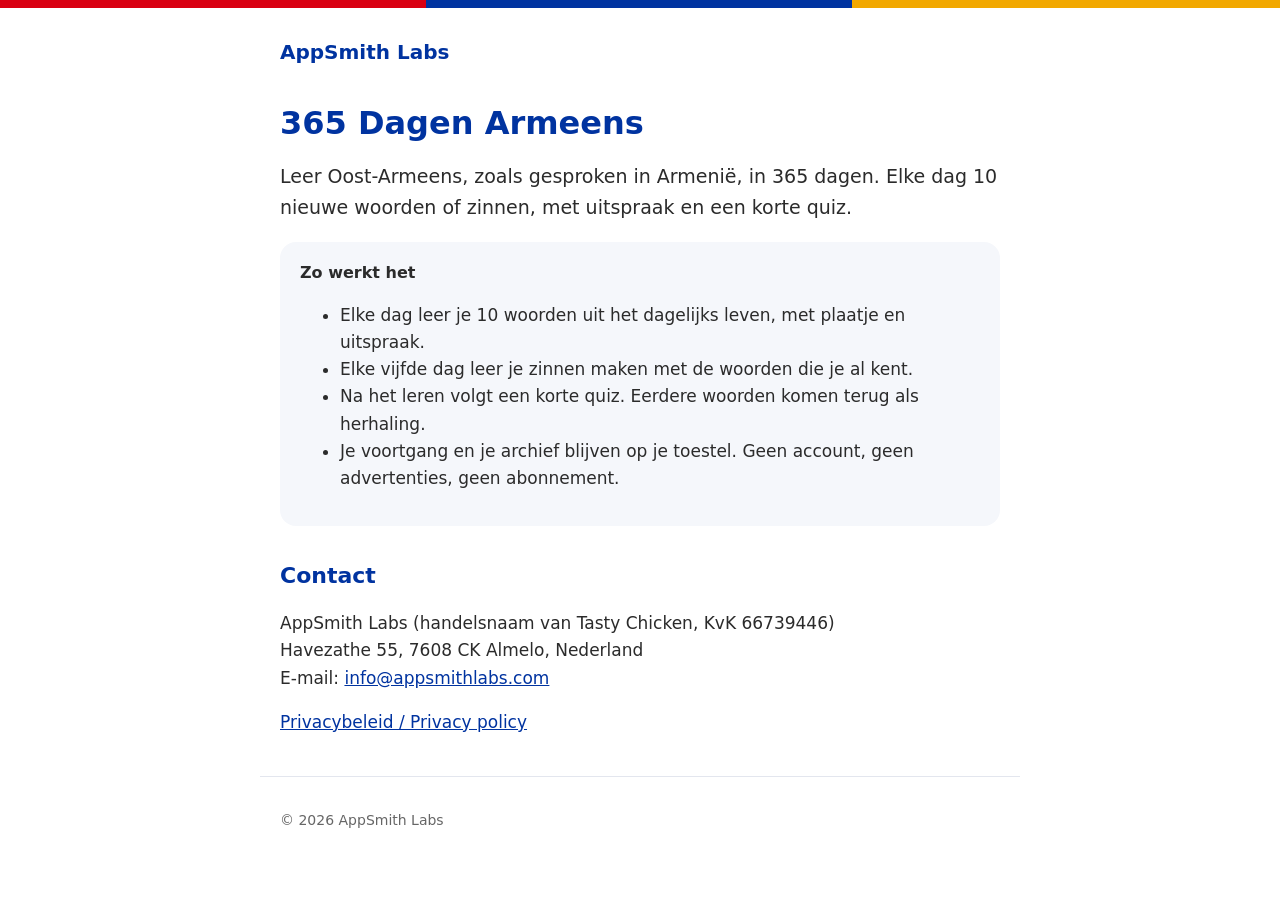
<file: index.html>
<!DOCTYPE html>
<html lang="nl">
<head>
<meta charset="UTF-8">
<meta name="viewport" content="width=device-width, initial-scale=1">
<title>AppSmith Labs</title>
<meta name="description" content="AppSmith Labs maakt apps om talen te leren. Eerste app: 365 Dagen Armeens, Oost-Armeens in 365 dagen.">
<link rel="stylesheet" href="style.css">
</head>
<body>
<div class="stripe"></div>
<header><a class="brand" href="/">AppSmith Labs</a></header>
<main>
  <h1>365 Dagen Armeens</h1>
  <p class="lead">Leer Oost-Armeens, zoals gesproken in Armenië, in 365 dagen. Elke dag 10 nieuwe woorden of zinnen, met uitspraak en een korte quiz.</p>

  <div class="card">
    <strong>Zo werkt het</strong>
    <ul>
      <li>Elke dag leer je 10 woorden uit het dagelijks leven, met plaatje en uitspraak.</li>
      <li>Elke vijfde dag leer je zinnen maken met de woorden die je al kent.</li>
      <li>Na het leren volgt een korte quiz. Eerdere woorden komen terug als herhaling.</li>
      <li>Je voortgang en je archief blijven op je toestel. Geen account, geen advertenties, geen abonnement.</li>
    </ul>
  </div>

  <h2>Contact</h2>
  <p>AppSmith Labs (handelsnaam van Tasty Chicken, KvK 66739446)<br>
  Havezathe 55, 7608 CK Almelo, Nederland<br>
  E-mail: <a href="mailto:info@appsmithlabs.com">info@appsmithlabs.com</a></p>

  <p><a href="privacy.html">Privacybeleid / Privacy policy</a></p>
</main>
<footer>© 2026 AppSmith Labs</footer>
</body>
</html>
</file>
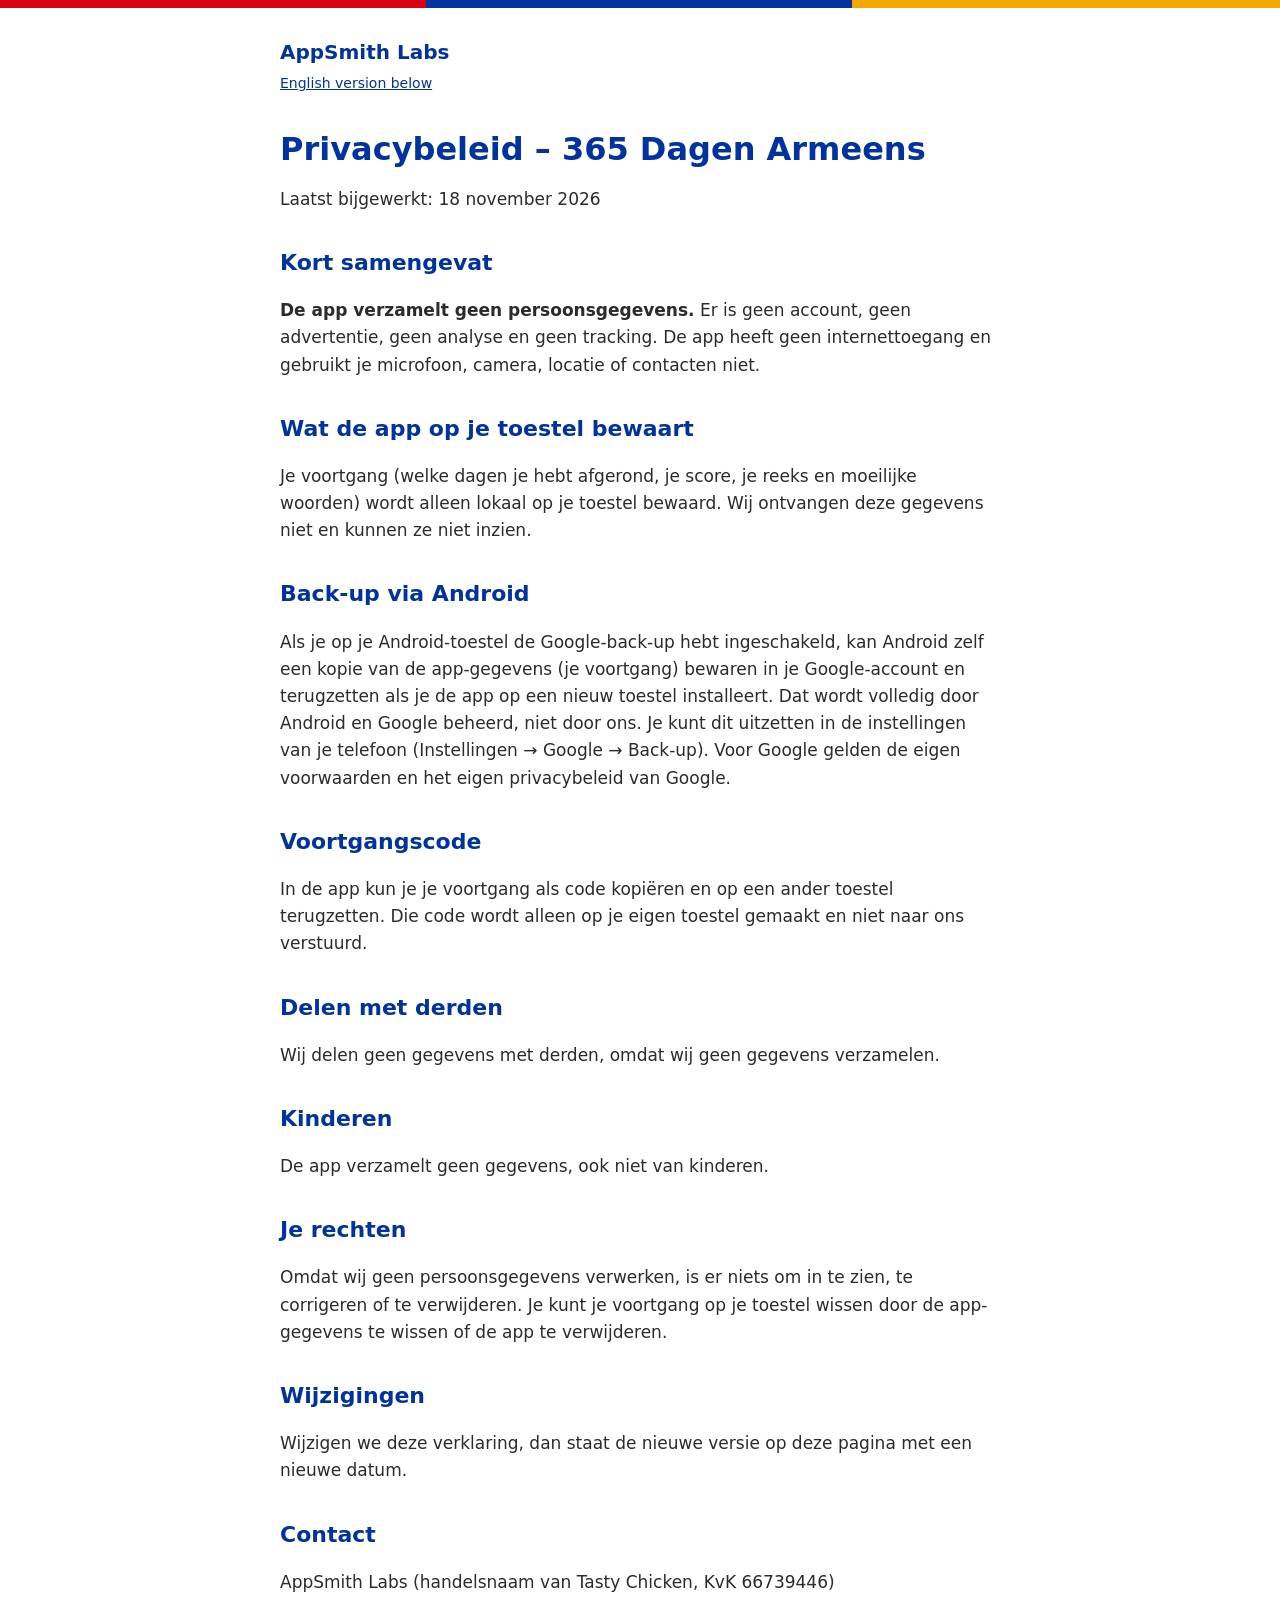
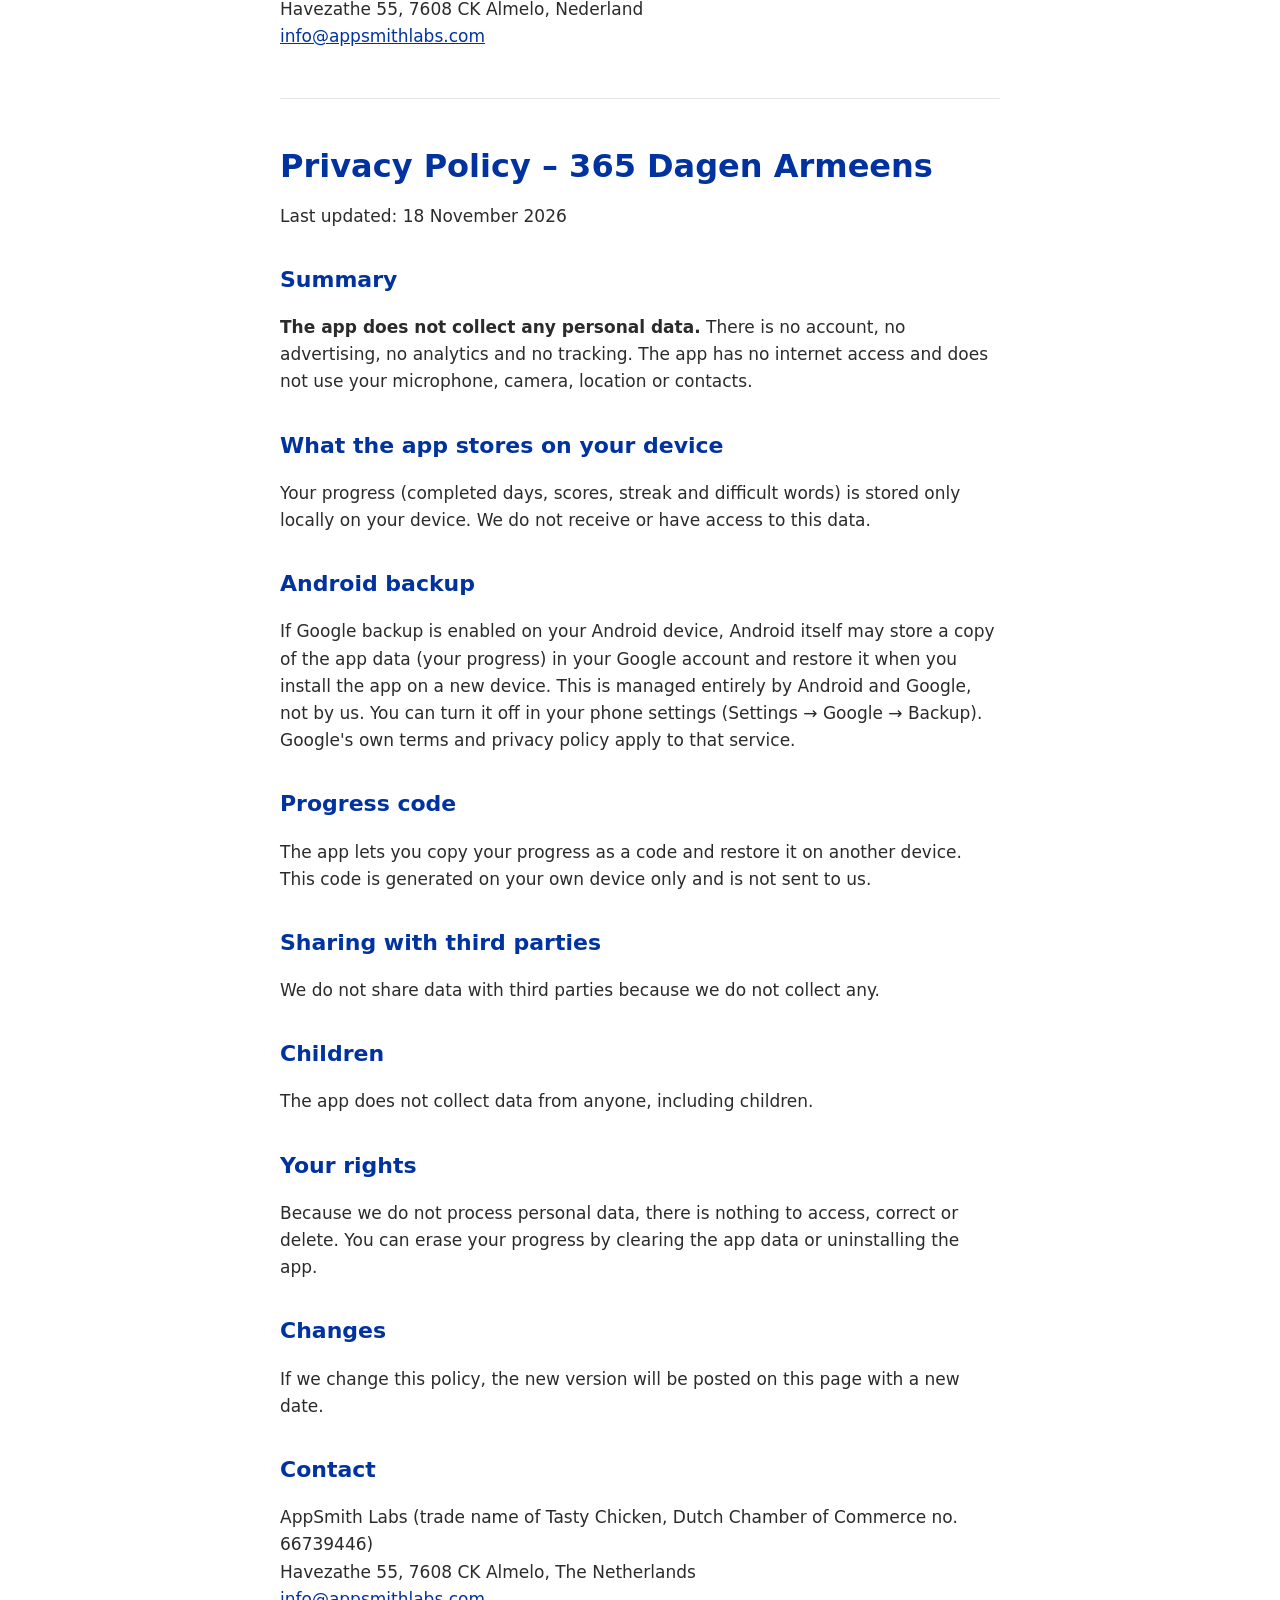
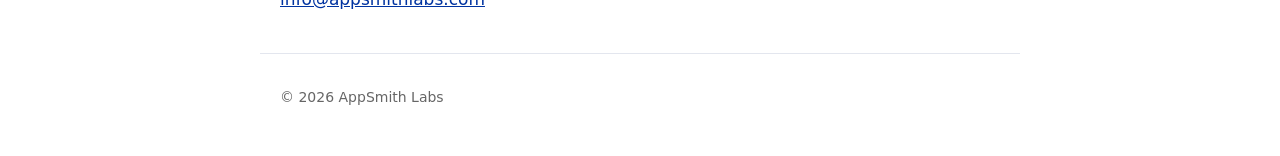
<file: privacy.html>
<!DOCTYPE html>
<html lang="nl">
<head>
<meta charset="UTF-8">
<meta name="viewport" content="width=device-width, initial-scale=1">
<title>Privacybeleid – 365 Dagen Armeens</title>
<link rel="stylesheet" href="style.css">
</head>
<body>
<div class="stripe"></div>
<header><a class="brand" href="/">AppSmith Labs</a><div class="lang"><a href="#en">English version below</a></div></header>
<main>
  <h1>Privacybeleid – 365 Dagen Armeens</h1>
  <p>Laatst bijgewerkt: 18 november 2026</p>

  <h2>Kort samengevat</h2>
  <p><strong>De app verzamelt geen persoonsgegevens.</strong> Er is geen account, geen advertentie, geen analyse en geen tracking. De app heeft geen internettoegang en gebruikt je microfoon, camera, locatie of contacten niet.</p>

  <h2>Wat de app op je toestel bewaart</h2>
  <p>Je voortgang (welke dagen je hebt afgerond, je score, je reeks en moeilijke woorden) wordt alleen lokaal op je toestel bewaard. Wij ontvangen deze gegevens niet en kunnen ze niet inzien.</p>

  <h2>Back-up via Android</h2>
  <p>Als je op je Android-toestel de Google-back-up hebt ingeschakeld, kan Android zelf een kopie van de app-gegevens (je voortgang) bewaren in je Google-account en terugzetten als je de app op een nieuw toestel installeert. Dat wordt volledig door Android en Google beheerd, niet door ons. Je kunt dit uitzetten in de instellingen van je telefoon (Instellingen → Google → Back-up). Voor Google gelden de eigen voorwaarden en het eigen privacybeleid van Google.</p>

  <h2>Voortgangscode</h2>
  <p>In de app kun je je voortgang als code kopiëren en op een ander toestel terugzetten. Die code wordt alleen op je eigen toestel gemaakt en niet naar ons verstuurd.</p>

  <h2>Delen met derden</h2>
  <p>Wij delen geen gegevens met derden, omdat wij geen gegevens verzamelen.</p>

  <h2>Kinderen</h2>
  <p>De app verzamelt geen gegevens, ook niet van kinderen.</p>

  <h2>Je rechten</h2>
  <p>Omdat wij geen persoonsgegevens verwerken, is er niets om in te zien, te corrigeren of te verwijderen. Je kunt je voortgang op je toestel wissen door de app-gegevens te wissen of de app te verwijderen.</p>

  <h2>Wijzigingen</h2>
  <p>Wijzigen we deze verklaring, dan staat de nieuwe versie op deze pagina met een nieuwe datum.</p>

  <h2>Contact</h2>
  <p>AppSmith Labs (handelsnaam van Tasty Chicken, KvK 66739446)<br>
  Havezathe 55, 7608 CK Almelo, Nederland<br>
  <a href="mailto:info@appsmithlabs.com">info@appsmithlabs.com</a></p>

  <hr id="en" style="margin:48px 0;border:0;border-top:1px solid #e3e6ee">

  <h1 lang="en">Privacy Policy – 365 Dagen Armeens</h1>
  <p lang="en">Last updated: 18 November 2026</p>

  <h2 lang="en">Summary</h2>
  <p lang="en"><strong>The app does not collect any personal data.</strong> There is no account, no advertising, no analytics and no tracking. The app has no internet access and does not use your microphone, camera, location or contacts.</p>

  <h2 lang="en">What the app stores on your device</h2>
  <p lang="en">Your progress (completed days, scores, streak and difficult words) is stored only locally on your device. We do not receive or have access to this data.</p>

  <h2 lang="en">Android backup</h2>
  <p lang="en">If Google backup is enabled on your Android device, Android itself may store a copy of the app data (your progress) in your Google account and restore it when you install the app on a new device. This is managed entirely by Android and Google, not by us. You can turn it off in your phone settings (Settings → Google → Backup). Google's own terms and privacy policy apply to that service.</p>

  <h2 lang="en">Progress code</h2>
  <p lang="en">The app lets you copy your progress as a code and restore it on another device. This code is generated on your own device only and is not sent to us.</p>

  <h2 lang="en">Sharing with third parties</h2>
  <p lang="en">We do not share data with third parties because we do not collect any.</p>

  <h2 lang="en">Children</h2>
  <p lang="en">The app does not collect data from anyone, including children.</p>

  <h2 lang="en">Your rights</h2>
  <p lang="en">Because we do not process personal data, there is nothing to access, correct or delete. You can erase your progress by clearing the app data or uninstalling the app.</p>

  <h2 lang="en">Changes</h2>
  <p lang="en">If we change this policy, the new version will be posted on this page with a new date.</p>

  <h2 lang="en">Contact</h2>
  <p lang="en">AppSmith Labs (trade name of Tasty Chicken, Dutch Chamber of Commerce no. 66739446)<br>
  Havezathe 55, 7608 CK Almelo, The Netherlands<br>
  <a href="mailto:info@appsmithlabs.com">info@appsmithlabs.com</a></p>
</main>
<footer>© 2026 AppSmith Labs</footer>
</body>
</html>
</file>
<file: style.css>
:root{--blue:#0033a0;--red:#d90012;--gold:#f2a800;--text:#2b2b2b;--bg:#fff;--soft:#f5f7fb}
*{box-sizing:border-box}
body{margin:0;font-family:system-ui,-apple-system,"Segoe UI",Roboto,Arial,sans-serif;color:var(--text);background:var(--bg);line-height:1.6}
.stripe{height:8px;background:linear-gradient(to right,var(--red) 33.3%,var(--blue) 33.3% 66.6%,var(--gold) 66.6%)}
header,main,footer{max-width:760px;margin:0 auto;padding:0 20px}
header{padding-top:28px;padding-bottom:8px}
.brand{font-weight:800;font-size:20px;color:var(--blue);text-decoration:none}
h1{font-size:32px;line-height:1.2;margin:28px 0 8px;color:var(--blue)}
h2{font-size:22px;margin:32px 0 8px;color:var(--blue)}
p,li{font-size:17px}
.lead{font-size:19px}
.card{background:var(--soft);border-radius:16px;padding:18px 20px;margin:20px 0}
a{color:var(--blue)}
footer{padding-top:32px;padding-bottom:48px;font-size:14px;color:#666;border-top:1px solid #e3e6ee;margin-top:40px}
.lang{font-size:14px;margin-top:4px}
</file>
